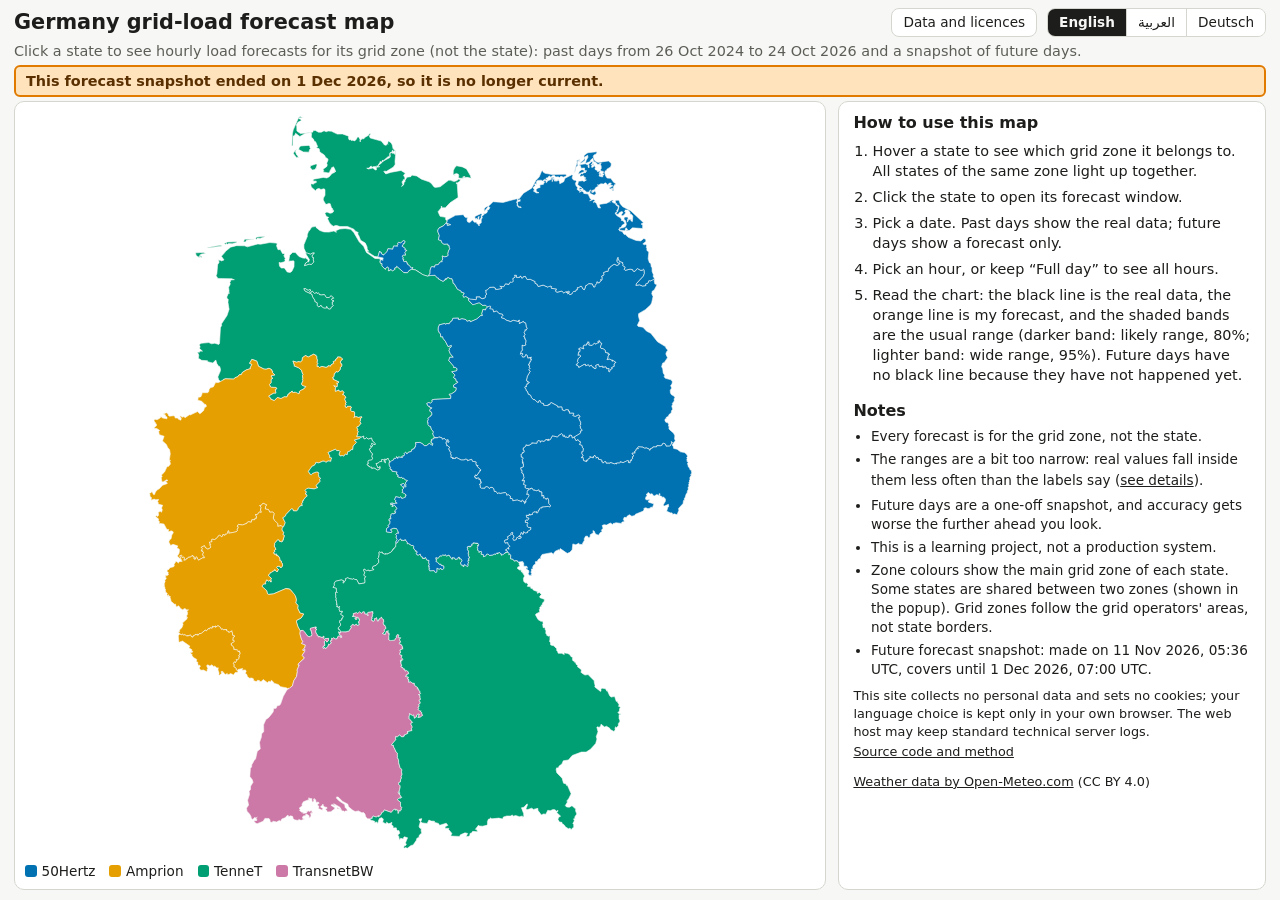
<file: site/index.html>
<!doctype html>
<html lang="en" dir="ltr">
<head>
<meta charset="utf-8">
<meta name="viewport" content="width=device-width, initial-scale=1, viewport-fit=cover">
<title>Germany grid-load forecast map</title>
<meta name="description" content="Interactive map of Germany: hourly electricity-load forecasts for the four grid zones, for past days and as a snapshot of future days. Not production-grade.">
<meta name="color-scheme" content="light dark">
<meta name="theme-color" content="#f7f7f5" media="(prefers-color-scheme: light)">
<meta name="theme-color" content="#161616" media="(prefers-color-scheme: dark)">
<link rel="icon" href="favicon.svg" type="image/svg+xml">
<meta property="og:type" content="website">
<meta property="og:locale" content="en_GB">
<meta property="og:title" content="Germany grid-load forecast map">
<meta property="og:description" content="Interactive map of Germany: hourly electricity-load forecasts for the four grid zones, for past days and as a snapshot of future days. Not production-grade.">
<meta property="og:image" content="https://germany-electricity-forecast.netlify.app/preview.jpg">
<meta property="og:url" content="https://germany-electricity-forecast.netlify.app/">
<meta name="twitter:card" content="summary_large_image">
<meta name="twitter:title" content="Germany grid-load forecast map">
<meta name="twitter:description" content="Interactive map of Germany: hourly electricity-load forecasts for the four grid zones, for past days and as a snapshot of future days. Not production-grade.">
<meta name="twitter:image" content="https://germany-electricity-forecast.netlify.app/preview.jpg">
<link rel="stylesheet" href="style.css">
</head>
<body>
<header>
  <div class="topbar">
    <h1 data-i18n="h1"></h1>
    <div class="topctl">
      <button type="button" id="licBtn" class="linkbtn" data-i18n="licences_button" aria-haspopup="dialog"></button>
      <div id="langs" class="langs" role="group" data-i18n-aria="lang_group"></div>
    </div>
  </div>
  <p class="sub" id="intro"></p>
  <p id="ended" class="ended" role="status" hidden></p>
</header>
<main>
  <div class="layout">
    <section class="mapwrap" data-i18n-aria="map_section_aria">
      <svg id="map" role="group" data-i18n-aria="map_aria"></svg>
      <div class="mapfoot">
        <ul id="legend" class="legend"></ul>
      </div>
    </section>
    <aside class="howto" id="howto">
      <h2 data-i18n="how_title"></h2>
      <ol>
        <li data-i18n="how_1"></li>
        <li data-i18n="how_2"></li>
        <li data-i18n="how_3"></li>
        <li data-i18n="how_4"></li>
        <li data-i18n="how_5"></li>
      </ol>
      <section class="notes" id="notes" aria-labelledby="notesTitle">
        <h2 id="notesTitle" data-i18n="notes_title"></h2>
        <ul>
          <li data-i18n="notes_1"></li>
          <li id="notesRanges"></li>
          <li data-i18n="notes_3"></li>
          <li data-i18n="notes_4"></li>
          <li data-i18n="notes_5"></li>
          <li id="notesSnapshot" hidden></li>
        </ul>
        <p class="notesfoot"><span id="privacyLine" data-i18n="privacy_line"></span> <a id="repoLink" href="https://github.com/n10man/German-Electrical-power-forecast" data-i18n="code_link"></a></p>
        <p class="attrib"><a href="https://open-meteo.com/">Weather data by Open-Meteo.com</a> <span data-i18n="attrib_suffix"></span></p>
      </section>
    </aside>
  </div>
  <p id="loaderr" class="err" hidden></p>
</main>

<div id="tip" class="tip" role="presentation" hidden></div>

<dialog id="popup" aria-labelledby="pTitle" tabindex="-1">
  <form method="dialog"><button class="close" data-i18n-aria="close"></button></form>
  <h2 id="pTitle"></h2>
  <p id="zoneStmt" class="stmt"></p>
  <p id="splitStmt" class="splitwarn" hidden></p>
  <div class="controls">
    <div class="field datefield"><label for="date" data-i18n="label_date"></label>
      <div class="daterow">
        <button type="button" id="prevDay" class="daybtn" data-i18n-aria="day_prev" data-i18n-title="day_prev"><span class="arrow arrow-prev" aria-hidden="true"></span></button>
        <input type="date" id="date">
        <button type="button" id="nextDay" class="daybtn" data-i18n-aria="day_next" data-i18n-title="day_next"><span class="arrow arrow-next" aria-hidden="true"></span></button>
      </div>
    </div>
    <span class="jump"><button type="button" id="jumpLatest" data-i18n="jump_latest" data-i18n-title="tip_latest"></button><button type="button" id="jumpToday" data-i18n="jump_today" data-i18n-title="tip_today" hidden></button></span>
    <label><span data-i18n="label_hour"></span> <select id="hour"></select></label>
  </div>
  <p id="todayMsg" class="small todaymsg" role="status" hidden></p>
  <p id="badge" class="badge"></p>
  <p id="headline" class="headline"></p>
  <svg id="chart" role="img" data-i18n-aria="chart_aria"></svg>
  <ul class="chartkey">
    <li class="k-act-li"><i class="k-act"></i><span data-i18n="key_actual"></span></li><li><i class="k-fc"></i><span data-i18n="key_forecast"></span></li><li class="k-band-li"><i class="k-b80"></i><span data-i18n="key_80"></span></li><li class="k-band-li"><i class="k-b95"></i><span data-i18n="key_95"></span></li>
  </ul>
  <label class="switch"><input type="checkbox" id="bands"> <span data-i18n="show_range"></span></label>
  <p class="small rangehint" data-i18n="range_hint"></p>
  <details id="more" class="more">
    <summary data-i18n="more_details"></summary>
    <p id="periodNote" class="small"></p>
    <p id="dayInfo" class="small"></p>
    <table id="hourTable" class="hourtable" aria-live="polite"></table>
    <div id="fcNote" class="fcnote" hidden></div>
    <p id="covStmt" class="cov"></p>
    <p id="backtestNote" class="backtest" data-i18n="backtest_note"></p>
  </details>
</dialog>

<dialog id="licDialog" aria-labelledby="licTitle" class="licdlg" tabindex="-1">
  <form method="dialog"><button class="close" data-i18n-aria="licences_close"></button></form>
  <h2 id="licTitle" data-i18n="licences_title"></h2>
  <div id="licBody" class="licbody"></div>
</dialog>
<script src="config.js"></script>
<script src="today.js"></script>
<script src="app.js"></script>
</body>
</html>
</file>
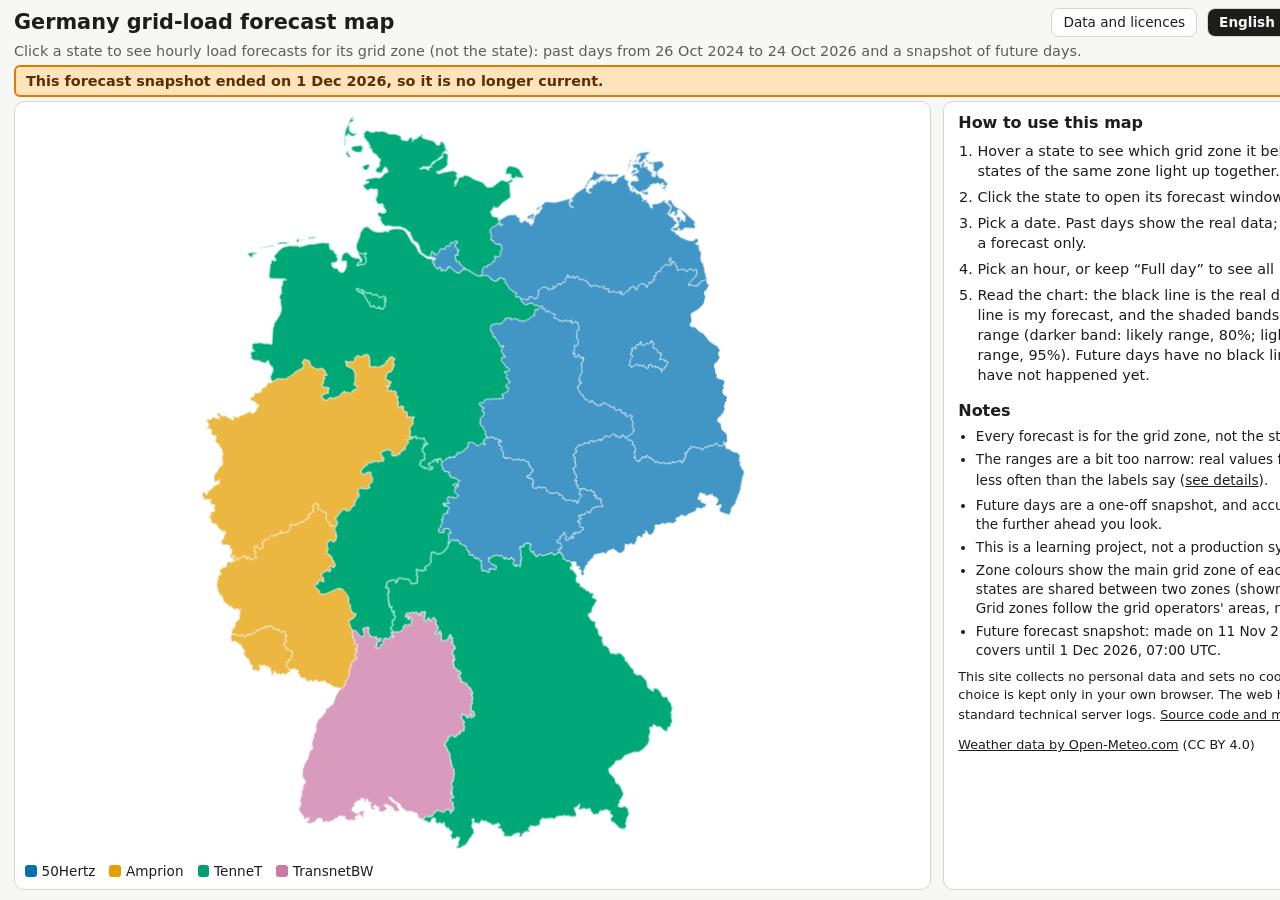
<file: tests/js/hover_harness.html>
<!doctype html><meta charset="utf-8"><pre id="out">pending</pre>
<script>
// Hover layer checks in real headless Chrome (synthetic pointer events of type mouse / touch on the real page). Served over http by tests/test_layout_browser.py.
const sleep = ms => new Promise(r => setTimeout(r, ms));
async function frame(w, h, lang) {
  const f = document.createElement("iframe"); f.style.cssText = `position:fixed;left:0;top:0;border:0;width:${w}px;height:${h}px;background:#fff`; f.src = `/site/index.html?lang=${lang}`; document.body.appendChild(f);
  for (let i = 0; i < 150; i++) { await sleep(100); try { if (f.contentWindow.eval("typeof states !== 'undefined' && !!states && !!meta && typeof fmeta !== 'undefined' && !!document.getElementById('hoverLayer')")) { await sleep(300); return f; } } catch (e) {} }
  throw new Error("site did not start");
}
(async () => {
  const out = [];
  try {
    for (const lang of ["en", "de", "ar"]) {
      const f = await frame(1440, 900, lang), win = f.contentWindow, doc = win.document, de = doc.documentElement, r = {lang};
      const path = doc.querySelector('#map>path[data-id="BY"]'), small = doc.querySelector('#map>path[data-id="BE"]'), layer = doc.getElementById("hoverLayer");
      const PE = (type, pt, el) => el.dispatchEvent(new win.PointerEvent(type, {pointerType: pt, bubbles: type !== "pointerenter" && type !== "pointerleave", clientX: 700, clientY: 400, isPrimary: true}));
      const noScroll = () => de.scrollWidth <= de.clientWidth && de.scrollHeight <= win.innerHeight + 1;
      r.layerPointerEvents = win.getComputedStyle(layer).pointerEvents; r.layerAbove = layer === doc.getElementById("map").lastElementChild;
      r.before = layer.children.length;
      PE("pointerenter", "mouse", path); await sleep(250);
      r.afterEnter = layer.children.length; const copies = layer.querySelectorAll("path"); r.copyCount = copies.length; r.copyD = copies[0].getAttribute("d") === path.getAttribute("d");
      r.copyPointerEvents = win.getComputedStyle(copies[0]).pointerEvents; r.fill = copies[1].getAttribute("fill"); r.zoneFill = path.getAttribute("fill");
      r.scale = layer.querySelector(".hv").style.transform; r.transition = win.getComputedStyle(layer.querySelector(".hv")).transitionDuration; r.noScrollHover = noScroll();
      r.zoneLit = [...doc.querySelectorAll("#map>path.hl")].map(x => x.dataset.zone).filter((z, i, a) => a.indexOf(z) === i).join();
      PE("pointermove", "mouse", path); PE("pointermove", "mouse", path); await sleep(100); r.afterMove = layer.querySelectorAll("path").length;
      PE("pointerleave", "mouse", path); await sleep(50); r.afterLeave = layer.children.length; r.zoneClearedOnLeave = doc.querySelectorAll("#map>path.hl").length === 0;
      PE("pointerenter", "mouse", small); await sleep(250); r.smallScale = layer.querySelector(".hv").style.transform; PE("pointerleave", "mouse", small);
      PE("pointerdown", "touch", path); r.touchDuring = layer.children.length; r.touchPressedZone = doc.querySelectorAll("#map>path.hl").length > 0; PE("pointerup", "touch", path); r.touchAfter = layer.children.length;
      PE("pointerenter", "mouse", path); await sleep(150);
      path.dispatchEvent(new win.MouseEvent("click", {bubbles: true})); for (let i = 0; i < 40 && !doc.getElementById("popup").open; i++) await sleep(100);
      r.tapOpensPopup = doc.getElementById("popup").open; r.afterPopup = layer.children.length; r.noScrollPopup = noScroll(); r.dir = de.dir;
      // every state: the enlarged copy stays inside the viewBox (screen rectangle of the viewBox from the CTM)
      doc.getElementById("popup").close(); de.classList.remove("modal-open"); await sleep(100);
      const svg = doc.getElementById("map"), vb = svg.viewBox.baseVal, ctm = svg.getScreenCTM(), vbL = ctm.e + vb.x * ctm.a, vbT = ctm.f + vb.y * ctm.d, vbR = vbL + vb.width * ctm.a, vbB = vbT + vb.height * ctm.d;
      r.fit = {};
      for (const st of doc.querySelectorAll("#map>path")) {
        PE("pointerenter", "mouse", st); await sleep(220); const q = layer.querySelector(".hv").getBoundingClientRect();
        r.fit[st.dataset.id] = {inside: q.left >= vbL - 0.5 && q.right <= vbR + 0.5 && q.top >= vbT - 0.5 && q.bottom <= vbB + 0.5, scale: layer.querySelector(".hv").style.transform, w: q.width}; PE("pointerleave", "mouse", st);
      }
      // tooltip: name large and bold on its own line, inside the viewport, no scrollbars
      const tipPath = doc.querySelector('#map>path[data-id="BY"]');
      for (const [x, y] of [[700, 400], [1430, 890], [5, 5]]) {
        tipPath.dispatchEvent(new win.PointerEvent("pointermove", {pointerType: "mouse", bubbles: true, clientX: x, clientY: y})); await sleep(60);
        const tip = doc.getElementById("tip"), nm = tip.querySelector(".tipname"), rest = tip.querySelector(".tiprest"), tr = tip.getBoundingClientRect();
        (r.tip = r.tip || []).push({name: nm.textContent, rest: rest.textContent, namePx: parseFloat(win.getComputedStyle(nm).fontSize), nameWeight: win.getComputedStyle(nm).fontWeight, restPx: parseFloat(win.getComputedStyle(rest).fontSize),
          inside: tr.left >= 0 && tr.top >= 0 && tr.right <= win.innerWidth && tr.bottom <= win.innerHeight, bg: win.getComputedStyle(tip).backgroundColor, fg: win.getComputedStyle(tip).color, noScroll: noScroll(), pe: win.getComputedStyle(tip).pointerEvents});
      }
      // the old snapshot banner is gone; its dates are one line in the Notes block, the long text is in the licences dialog
      r.bannerToggle = !!doc.getElementById("snapshot"); r.bannerText = doc.getElementById("notesSnapshot").textContent;
      doc.getElementById("licBtn").click(); await sleep(150); const lb = doc.getElementById("licBody");
      r.licHeading = [...lb.querySelectorAll("h3")].map(h => h.textContent).join("|"); r.licSnap = lb.innerText;
      out.push(r); f.remove();
    }
    document.getElementById("out").textContent = JSON.stringify(out);
  } catch (e) { document.getElementById("out").textContent = JSON.stringify({error: String(e)}); }
})();
</script>
</file>
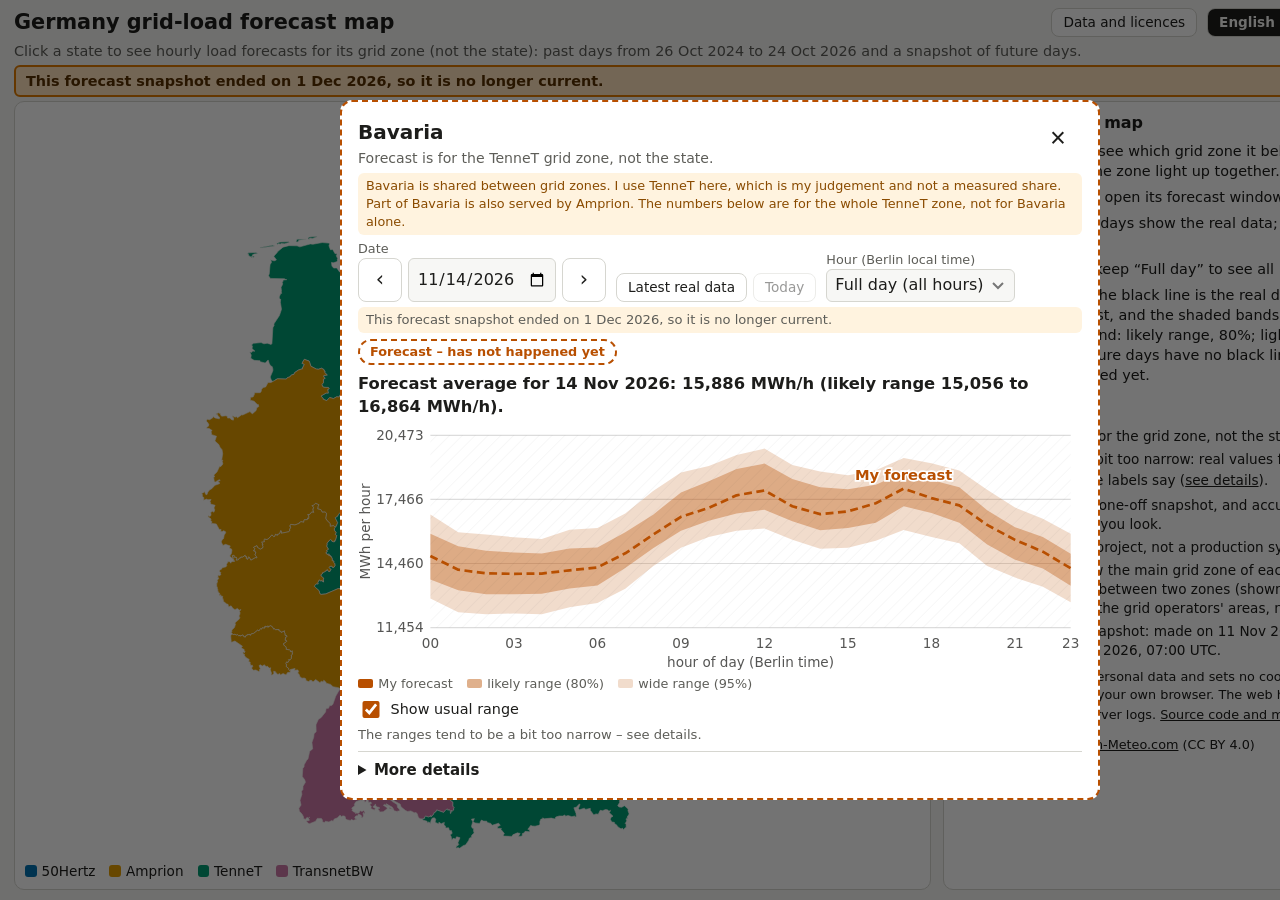
<file: tests/js/layout_harness.html>
<!doctype html><meta charset="utf-8"><pre id="out">pending</pre>
<script>
// Loads the real site in iframes of several sizes and measures it. Served over http by tests/test_layout_browser.py.
const SIZES = [[1440, 900], [1920, 1080], [390, 844]], LANGS = ["en", "de", "ar"], out = [];
const sleep = ms => new Promise(r => setTimeout(r, ms));
async function frame(w, h, lang) {
  const f = document.createElement("iframe"); f.style.cssText = `position:fixed;left:0;top:0;border:0;width:${w}px;height:${h}px;background:#fff`; f.src = `/site/index.html?lang=${lang}`; document.body.appendChild(f);
  for (let i = 0; i < 150; i++) { await sleep(100); try { const win = f.contentWindow; if (win.eval("typeof states !== 'undefined' && !!states && !!meta && typeof fmeta !== 'undefined'")) { await sleep(300); return f; } } catch (e) {} }
  throw new Error("site did not start " + w + "x" + h + " " + lang);
}
(async () => {
  try {
    for (const [w, h] of SIZES) for (const lang of LANGS) {
      const f = await frame(w, h, lang), win = f.contentWindow, doc = win.document, de = doc.documentElement, r = {w, h, lang};
      r.closed = {scrollW: de.scrollWidth, clientW: de.clientWidth, scrollH: de.scrollHeight, clientH: de.clientHeight, dir: de.dir, lang: de.lang};
      for (const mode of ["future", "past"]) {
        await win.eval(`openPopup(states.features.find(x => x.properties.id === "BY").properties, "${mode === "future" ? "2026-11-14" : "2026-01-14"}", "day")`);
        await sleep(400);
        const dlg = doc.getElementById("popup"), b = dlg.getBoundingClientRect(), vw = de.clientWidth, vh = win.innerHeight;
        r[mode] = {open: dlg.open, scrollW: de.scrollWidth, clientW: vw, dlgScrollW: dlg.scrollWidth, dlgClientW: dlg.clientWidth, dx: Math.abs(b.x + b.width / 2 - win.innerWidth / 2), dy: Math.abs(b.y + b.height / 2 - vh / 2),
          width: b.width, maxWidth: Math.min(0.92 * win.innerWidth, 760), heightRatio: b.height / vh, activeIsDialog: doc.activeElement === dlg, activeIsClose: !!doc.activeElement.closest(".close"),
          lockClass: de.classList.contains("modal-open"), htmlOverflow: win.getComputedStyle(de).overflow, dialogOutline: win.getComputedStyle(dlg).outlineStyle,
          bands: doc.getElementById("bands").checked, details: doc.getElementById("more").open, axisX: [...doc.querySelectorAll("#chart text")].map(t => t.textContent).filter(t => t.length > 12).join("|")};
        const ev = new win.MouseEvent("click", {bubbles: true, clientX: 2, clientY: 2}); dlg.dispatchEvent(ev); for (let i = 0; i < 40 && de.classList.contains("modal-open"); i++) await sleep(100);   // click on the backdrop closes
        r[mode].closedByBackdrop = !dlg.open; r[mode].lockReleased = !de.classList.contains("modal-open");
      }
      out.push(r); f.remove();
    }
    document.getElementById("out").textContent = JSON.stringify(out);
  } catch (e) { document.getElementById("out").textContent = JSON.stringify({error: String(e)}); }
})();
</script>
</file>
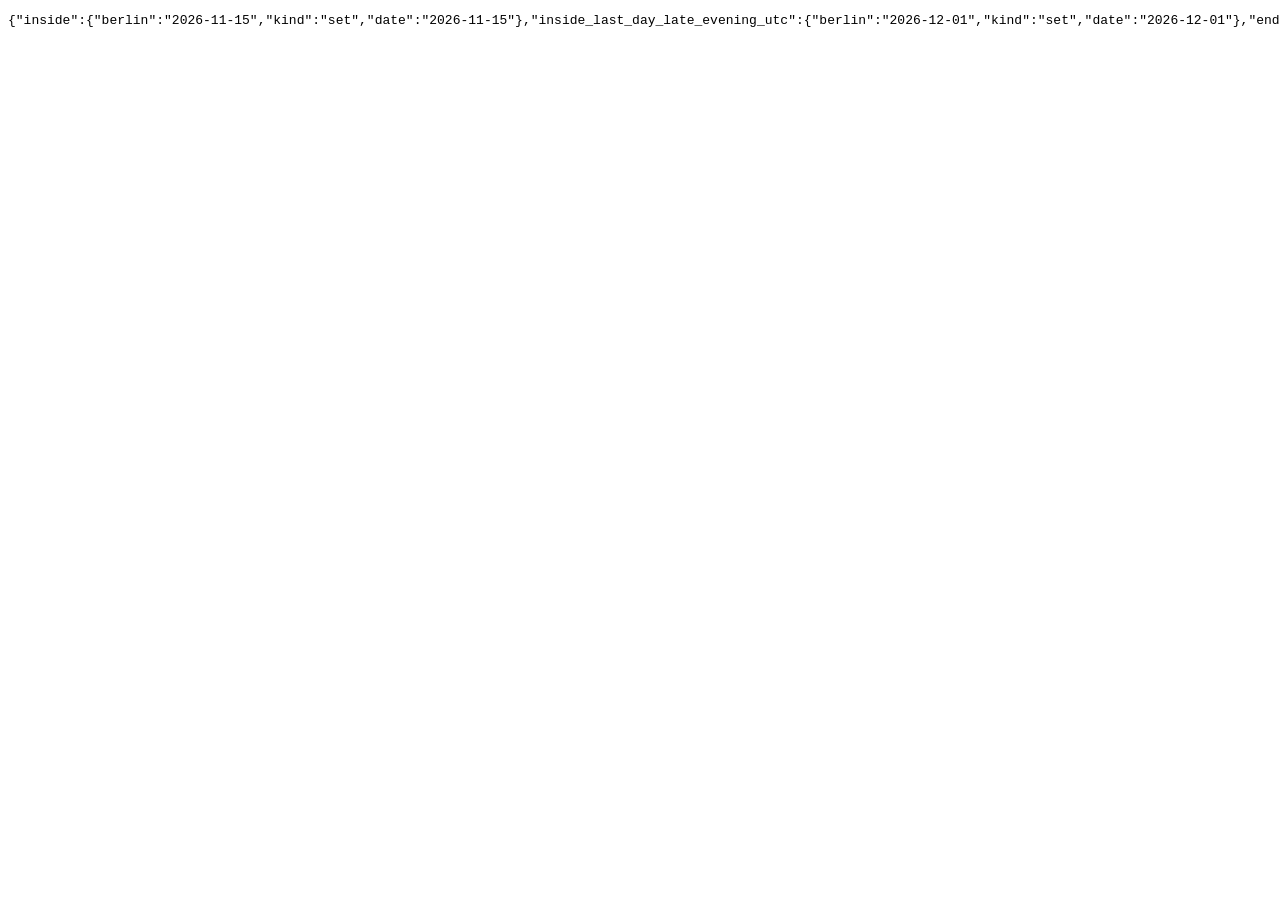
<file: tests/js/today_harness.html>
<!doctype html><meta charset="utf-8"><pre id="out">pending</pre>
<script src="../../site/today.js"></script>
<script>
// Fake clock: berlinDate() takes the time as an argument, so each case passes its own instant (UTC).
const T = TodayLogic, R0 = "2024-10-26", R1 = "2026-10-24", F0 = "2026-11-11", F1 = "2026-12-01", res = {};
const run = (utc) => { const d = T.berlinDate(Date.parse(utc)); return {berlin: d, ...T.action(d, R0, R1, F0, F1)}; };
res.inside = run("2026-11-15T10:00:00Z");
res.inside_last_day_late_evening_utc = run("2026-11-30T23:30:00Z");     // 00:30 on 1 Dec in Berlin: still the last snapshot day
res.ended = run("2026-12-01T23:30:00Z");                                 // 2 Dec in Berlin: snapshot is over
res.ended_later = run("2027-03-01T12:00:00Z");
res.gap_nearer_to_real = run("2026-10-30T12:00:00Z");
res.gap_nearer_to_forecast = run("2026-11-05T12:00:00Z");
res.before_everything = run("2024-01-01T12:00:00Z");
res.inside_real_data = run("2026-01-14T12:00:00Z");
res.no_snapshot = {berlin: "2026-11-15", ...T.action("2026-11-15", R0, R1, null, null)};
document.getElementById("out").textContent = JSON.stringify(res);
</script>
</file>
<file: site/style.css>
:root{--bg:#f7f7f5;--fg:#1d1d1b;--muted:#5d5d58;--card:#fff;--line:#d6d6d0;--act:#1d1d1b;--fc:#b84f00;--warn:#8a4b00;--warnbg:#fff3df;--err:#a40000;--ok:#00604a;--bad:#9a2a00;--orbg:#ffe3bd;--orline:#e07b00;--ortx:#5a3000}
@media (prefers-color-scheme:dark){:root:not([data-theme=light]){--bg:#161616;--fg:#ececea;--muted:#a5a5a0;--card:#222;--line:#444;--act:#f0f0ee;--fc:#ff9a52;--warn:#ffc778;--warnbg:#3a2c12;--err:#ff8a8a;--ok:#6fe0c0;--bad:#ffab85;--orbg:#4a2f0a;--orline:#ff9a2e;--ortx:#ffe2bd}}
*{box-sizing:border-box}
html.modal-open{overflow:hidden}
body{-webkit-text-size-adjust:100%;text-size-adjust:100%;margin:0;background:var(--bg);color:var(--fg);font:15px/1.4 system-ui,-apple-system,"Segoe UI","Geeza Pro","Noto Naskh Arabic","Noto Sans Arabic",Tahoma,Arial,sans-serif;display:flex;flex-direction:column;min-height:100vh;min-height:100svh}
header,main{width:100%;max-width:1700px;margin-inline:auto;padding-inline:max(14px,env(safe-area-inset-left),env(safe-area-inset-right))}
main{flex:1;display:flex;flex-direction:column;min-height:0;padding-bottom:max(10px,env(safe-area-inset-bottom))}
.topbar{display:flex;flex-wrap:wrap;align-items:center;justify-content:space-between;gap:6px 14px;margin-top:8px}
h1{font-size:1.3rem;margin:0;min-width:0}.topctl{display:flex;flex-wrap:wrap;align-items:center;gap:6px 10px}
.langs{display:flex;border:1px solid var(--line);border-radius:8px;overflow:hidden}
.langs button{font:inherit;font-size:.85rem;padding:4px 11px;border:0;border-inline-end:1px solid var(--line);background:var(--card);color:var(--fg);cursor:pointer}.langs button:last-child{border-inline-end:0}
.langs button[aria-pressed=true]{background:var(--fg);color:var(--bg);font-weight:700}
.linkbtn,.jump button{font:inherit;font-size:.85rem;padding:4px 11px;border:1px solid var(--line);border-radius:8px;background:var(--card);color:var(--fg);cursor:pointer}
.jump button:disabled{opacity:.45;cursor:not-allowed}
/* focus rings only for keyboard users */
:focus{outline:none}
:focus-visible{outline:3px solid var(--fc);outline-offset:2px}
/* the map's states and their wrapper never draw a browser focus rectangle; keyboard users get the shape-following highlight from app.js instead */
#map,#map:focus,#map:focus-visible,#map *,#map *:focus,#map *:focus-visible,#map path:focus,#map path:focus-visible,.mapwrap:focus,.mapwrap:focus-visible,#hoverLayer,#hoverLayer *{outline:none!important;-webkit-tap-highlight-color:transparent}
dialog:focus,dialog:focus-visible{outline:none}
.sub{margin:4px 0;color:var(--muted);font-size:.9rem}
.ended{background:var(--orbg);color:var(--ortx);border:2px solid var(--orline);border-radius:6px;padding:4px 10px;margin:4px 0;font-size:.9rem;font-weight:600}
.layout{flex:1;min-height:0;display:grid;grid-template-columns:minmax(0,1.9fr) minmax(240px,1fr);gap:12px;align-items:stretch}
.mapwrap,.howto{position:relative;background:var(--card);border:1px solid var(--line);border-radius:10px;padding:6px;min-width:0;min-height:0}
.mapwrap{display:flex;flex-direction:column}
.howto{padding:10px 14px;overflow:auto}.howto h2{font-size:1rem;margin:0 0 .4rem}.howto ol{margin:0;padding-inline-start:1.2rem;font-size:.9rem}.howto li{margin:.35rem 0}
#map{width:100%;height:auto;max-height:70vh;max-height:70svh;touch-action:manipulation;-webkit-tap-highlight-color:transparent;display:block;min-height:0;flex:1 1 auto}
#map>path{stroke:var(--bg);stroke-width:.6;vector-effect:non-scaling-stroke;cursor:pointer;transition:opacity .1s,filter .1s}
#map.hovering>path:not(.hl){opacity:.4}
#map>path.hl{filter:brightness(1.1) saturate(1.2);stroke:var(--fg);stroke-width:1.2}
.mapfoot{display:flex;flex-wrap:wrap;align-items:center;justify-content:space-between;gap:2px 14px;padding:2px 4px}
.legend{list-style:none;display:flex;flex-wrap:wrap;gap:2px 14px;padding:0;margin:0;font-size:.85rem}.legend i{display:inline-block;width:.85em;height:.85em;border-radius:3px;margin-inline-end:5px;vertical-align:-1px}
.attrib{margin:0;font-size:.8rem}.attrib a{color:inherit}
.tip{position:fixed;pointer-events:none;background:#111;color:#fff;border:1px solid rgba(255,255,255,.4);padding:7px 12px;border-radius:8px;z-index:5;max-width:min(340px,calc(100vw - 8px));box-shadow:0 3px 10px rgba(0,0,0,.35);line-height:1.25}.tip .tipname{display:block;font-size:1.3rem;font-weight:700;overflow-wrap:anywhere;hyphens:manual;unicode-bidi:plaintext;text-align:start}.tip .tiprest{display:block;font-size:.85rem;font-weight:400;margin-top:2px;overflow-wrap:anywhere;text-align:start}
.err{color:var(--err);font-weight:600}
/* centred modal dialogs */
dialog{position:fixed;inset:0;margin:auto;width:min(92vw,760px);max-height:88vh;max-height:88dvh;-webkit-overflow-scrolling:touch;overscroll-behavior:contain;overflow-y:auto;overflow-x:hidden;background:var(--card);color:var(--fg);border:1px solid var(--line);border-radius:12px;padding:14px 16px;min-width:0}
dialog::backdrop{background:rgba(0,0,0,.55)}
dialog h2{margin:.1rem 0 .2rem;margin-inline-end:2rem;font-size:1.25rem}
.close{position:absolute;inset-inline-end:8px;top:6px;border:0;background:none;color:var(--fg);font-size:1.7rem;cursor:pointer;line-height:1;width:2rem;height:2rem}.close::before{content:"×"}
.licbody{font-size:.92rem}.licbody a{color:inherit}
.stmt{font-size:.88rem;color:var(--muted);margin:0 0 .3rem}.splitwarn{background:var(--warnbg);color:var(--warn);border-radius:6px;padding:4px 8px;font-size:.8rem;margin:.2rem 0}
.controls{display:flex;flex-wrap:wrap;gap:8px 10px;margin:.3rem 0;align-items:flex-end}.controls label{display:flex;flex-direction:column;font-size:.8rem;color:var(--muted);min-width:0}.controls input,.controls select{font:inherit;padding:4px 8px;border:1px solid var(--line);border-radius:6px;background:var(--bg);color:var(--fg);max-width:100%}
.jump{display:flex;flex-wrap:wrap;gap:6px;align-items:flex-end}
.todaymsg{background:var(--warnbg);color:var(--warn);border-radius:6px;padding:4px 8px;margin:.2rem 0}
.badge{display:inline-block;margin:.2rem 0;padding:2px 10px;border-radius:999px;font-weight:600;font-size:.8rem;border:2px solid var(--line)}.badge.test{border-color:var(--ok);color:var(--ok)}.badge.val{border-color:var(--warn);color:var(--warn)}.badge.mixed{border-style:dashed}.badge.fcst{border-color:var(--fc);color:var(--fc);border-style:dashed}
.headline{font-size:1.02rem;font-weight:600;margin:.3rem 0}
.small{font-size:.82rem;color:var(--muted);margin:.2rem 0}#chart{width:100%;height:auto;display:block;direction:ltr;max-width:100%}
.chartkey{display:flex;flex-wrap:wrap;gap:2px 14px;list-style:none;padding:0;margin:2px 0;font-size:.8rem;color:var(--muted)}.chartkey i{display:inline-block;width:1.2em;height:.7em;margin-inline-end:5px;border-radius:2px}
.k-act{background:var(--act)}.k-fc{background:var(--fc)}.k-b80{background:var(--fc);opacity:.45}.k-b95{background:var(--fc);opacity:.2}
.switch{display:inline-flex;gap:8px;align-items:center;font-size:.9rem;cursor:pointer;margin:.2rem 0}.switch input{width:1.1rem;height:1.1rem;accent-color:var(--fc)}
.rangehint{margin:.1rem 0 .4rem}
.more{border-top:1px solid var(--line);margin-top:.4rem;padding-top:.3rem}.more summary{cursor:pointer;font-weight:600;padding:.2rem 0}
.hourtable{border-collapse:collapse;width:100%;font-size:.9rem}.hourtable th,.hourtable td{text-align:start;padding:3px 8px;border-bottom:1px solid var(--line);overflow-wrap:anywhere}.hourtable td{font-variant-numeric:tabular-nums}.hourtable .in{color:var(--ok)}.hourtable .out{color:var(--bad)}
.cov{font-size:.88rem;background:var(--warnbg);color:var(--warn);border-radius:6px;padding:5px 9px}.backtest{font-weight:600;font-size:.88rem;margin:.4rem 0 0}
#date.unavailable{opacity:.55;border-style:dashed}dialog.is-future{border:2px dashed var(--fc)}.fcnote{font-size:.85rem;margin:.4rem 0}.fcnote p{margin:.3rem 0}.warnline{background:var(--warnbg);color:var(--warn);border-radius:6px;padding:5px 9px}
.acc{border-collapse:collapse;font-size:.78rem;width:100%;table-layout:fixed}.acc th,.acc td{text-align:start;padding:3px 5px;border-bottom:1px solid var(--line);vertical-align:top;overflow-wrap:anywhere;hyphens:auto}
@media (min-width:761px) and (min-height:620px){body{height:100vh;height:100dvh;overflow-y:auto}.layout{overflow:hidden}#map{max-height:none;height:100%;flex:1 1 0}}
@media (max-width:760px){.layout{grid-template-columns:minmax(0,1fr)}h1{font-size:1.1rem}#map{max-height:none}}

/* ---- touch, phones, safe areas ---- */
button,summary,select,input,#map path{touch-action:manipulation}
button{-webkit-tap-highlight-color:transparent}
@media (pointer:coarse),(max-width:760px){
  .langs button,.linkbtn,.jump button{min-height:44px;min-width:44px;font-size:.95rem}
  .close{width:44px;height:44px;font-size:2rem;inset-inline-end:4px;top:4px}
  .controls input,.controls select{min-height:44px}
  .more summary{min-height:44px;display:flex;align-items:center}
  .switch{min-height:44px}.switch input{width:1.5rem;height:1.5rem}
}
/* inputs at 16px so iOS does not zoom into them */
.controls input,.controls select{font-size:16px}
/* the dialog's close button stays reachable while its content scrolls */
dialog form{position:sticky;top:0;z-index:2;height:0;overflow:visible}
@media (max-width:760px){
  body{font-size:15px}
  .small,.stmt,.splitwarn,.cov,.backtest{font-size:14px}.acc{font-size:14px}.chartkey,.legend,.attrib,.notes{font-size:14px}
  dialog{width:min(96vw,760px);padding:12px;max-height:92vh;max-height:92dvh}
  .topbar{gap:4px 10px}.topctl{width:100%;justify-content:space-between}
  .layout{overflow:visible}
  #map{height:auto;max-height:none;flex:none}
}
@media (max-height:620px) and (orientation:landscape){
  .layout{grid-template-columns:minmax(0,1fr);overflow:visible}
  #map{height:calc(100svh - 56px);min-height:300px;max-height:none;flex:none}
  body{height:auto;min-height:100svh}
}
@media (prefers-reduced-motion:reduce){*,*::before,*::after{transition:none!important;animation:none!important;scroll-behavior:auto!important}}
/* native select ignores min-height in some engines (WebKit): draw my own box and arrow (inline data URI, no request) */
.controls select{-webkit-appearance:none;appearance:none;min-height:44px;padding-inline-end:30px;background-image:url("data:image/svg+xml,%3Csvg xmlns='http://www.w3.org/2000/svg' width='12' height='8' viewBox='0 0 12 8'%3E%3Cpath d='M1 1l5 5 5-5' fill='none' stroke='%23777' stroke-width='2'/%3E%3C/svg%3E");background-repeat:no-repeat;background-position:calc(100% - 10px) center}
[dir=rtl] .controls select{background-position:10px center}
@media (pointer:fine) and (min-width:761px){.controls select,.controls input{min-height:0}}
@media (max-width:760px){.langs button,.linkbtn{padding:4px 8px;font-size:.9rem}.topctl{flex-wrap:nowrap;gap:6px}.sub{margin:2px 0}}

/* hovered-state layer (see app.js): above the states, ignores the pointer, never changes layout */
#hoverLayer{pointer-events:none}
#hoverLayer .hv{transform-box:fill-box;transform-origin:center;transition:transform .12s ease-out}
.licbody h3{font-size:1rem;margin:1rem 0 .2rem}
@media (prefers-reduced-motion:reduce){#hoverLayer .hv{transition:none;transform:none!important}}

/* ---- one plain "Notes" block (page background, dark text, no colour) ---- */
.notes{margin-top:.9rem;background:var(--card);color:var(--fg);font-size:.85rem}
.notes h2{font-size:1rem;margin:0 0 .3rem}
.notes ul{margin:0;padding-inline-start:1.1rem}.notes li{margin:.25rem 0}
.notes .notesfoot,.notes .attrib{margin:.5rem 0 0;font-size:.8rem;color:var(--fg)}.notes a{color:inherit}
.inlinelink{font:inherit;color:inherit;background:none;border:0;padding:0;text-decoration:underline;cursor:pointer}
.notes .inlinelink,.notes a{display:inline-block;padding:2px 0}
@media (pointer:coarse),(max-width:760px){.notes .inlinelink,.notes a{min-height:44px;line-height:44px;padding:0}}
/* date field with previous / next day buttons */
.controls .field{display:flex;flex-direction:column;font-size:.8rem;color:var(--muted);min-width:0}
.daterow{display:flex;align-items:stretch;gap:6px;min-width:0}
.daterow input{min-width:0;flex:1 1 auto}
.daybtn{font:inherit;font-size:1.3rem;line-height:1;min-width:44px;min-height:44px;padding:0 8px;border:1px solid var(--line);border-radius:8px;background:var(--card);color:var(--fg);cursor:pointer;display:inline-flex;align-items:center;justify-content:center}
.daybtn:disabled{opacity:.45;cursor:not-allowed}
.daybtn .arrow{display:inline-block}
[dir=rtl] .daybtn .arrow{transform:scaleX(-1)}
.daterow input{min-height:44px}
.arrow-prev::before{content:"\2039"}.arrow-next::before{content:"\203A"}
</file>
